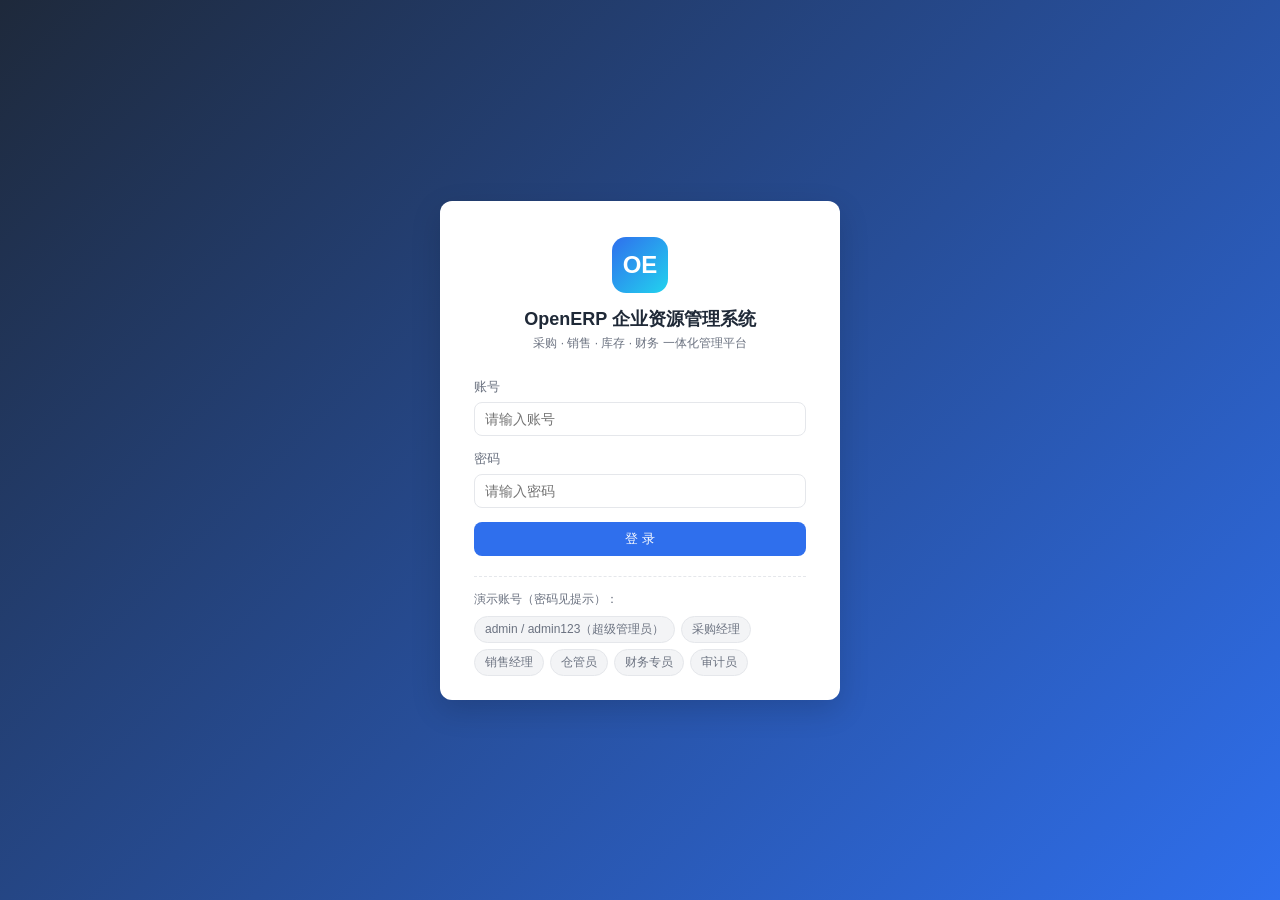
<file: frontend/index.html>
<!DOCTYPE html>
<html lang="zh-CN">
<head>
  <meta charset="UTF-8">
  <meta name="viewport" content="width=device-width, initial-scale=1.0">
  <title>OpenERP 企业资源管理系统</title>
  <link rel="stylesheet" href="css/app.css">
</head>
<body>

  <!-- ============ 登录页 ============ -->
  <div id="login-view" class="login-view hidden">
    <div class="login-card">
      <div class="login-logo">OE</div>
      <h1 class="login-title">OpenERP 企业资源管理系统</h1>
      <p class="login-sub">采购 · 销售 · 库存 · 财务 一体化管理平台</p>
      <form id="login-form" autocomplete="off">
        <div class="field">
          <label>账号</label>
          <input type="text" id="login-username" placeholder="请输入账号" required>
        </div>
        <div class="field">
          <label>密码</label>
          <input type="password" id="login-password" placeholder="请输入密码" required>
        </div>
        <button type="submit" class="btn btn-primary btn-block" id="login-btn">登 录</button>
      </form>
      <div class="login-tips">
        <p>演示账号（密码见提示）：</p>
        <div class="tip-chips">
          <span class="chip" data-u="admin" data-p="admin123">admin / admin123（超级管理员）</span>
          <span class="chip" data-u="purchaser" data-p="demo123">采购经理</span>
          <span class="chip" data-u="sales" data-p="demo123">销售经理</span>
          <span class="chip" data-u="keeper" data-p="demo123">仓管员</span>
          <span class="chip" data-u="finance" data-p="demo123">财务专员</span>
          <span class="chip" data-u="auditor" data-p="demo123">审计员</span>
        </div>
      </div>
    </div>
  </div>

  <!-- ============ 主应用 ============ -->
  <div id="app-view" class="app-view hidden">
    <aside class="sidebar">
      <div class="sidebar-logo">
        <div class="logo-badge">OE</div>
        <span>OpenERP</span>
      </div>
      <nav id="menu" class="menu"></nav>
    </aside>
    <div class="main">
      <header class="topbar">
        <div class="page-title" id="page-title">工作台</div>
        <div class="topbar-right">
          <span class="topbar-user" id="topbar-user"></span>
          <button class="btn btn-ghost btn-sm" onclick="ERP.changePassword()">修改密码</button>
          <button class="btn btn-ghost btn-sm" onclick="ERP.logout()">退出</button>
        </div>
      </header>
      <main class="content" id="content"></main>
    </div>
  </div>

  <!-- 模态框容器 -->
  <div id="modal-root"></div>
  <!-- Toast 容器 -->
  <div id="toast-root"></div>

  <script src="js/api.js"></script>
  <script src="js/ui.js"></script>
  <script src="js/charts.js"></script>
  <script src="js/pages/login.js"></script>
  <script src="js/pages/dashboard.js"></script>
  <script src="js/pages/master.js"></script>
  <script src="js/pages/purchase.js"></script>
  <script src="js/pages/sales.js"></script>
  <script src="js/pages/inventory.js"></script>
  <script src="js/pages/finance.js"></script>
  <script src="js/pages/system.js"></script>
  <script src="js/app.js"></script>
</body>
</html>
</file>
<file: frontend/css/app.css>
/* ============================================================
   OpenERP 前端样式（零依赖设计系统）
   ============================================================ */
:root {
  --primary: #2f6fed;
  --primary-dark: #1f56c4;
  --primary-light: #e8f0fe;
  --success: #16a34a;
  --success-light: #e8f7ee;
  --warning: #d97706;
  --warning-light: #fef3e2;
  --danger: #dc2626;
  --danger-light: #fdeaea;
  --info: #0891b2;
  --info-light: #e0f7fa;
  --gray: #6b7280;
  --gray-light: #f3f4f6;
  --border: #e5e7eb;
  --text: #1f2937;
  --text-2: #6b7280;
  --sidebar-bg: #1e293b;
  --sidebar-text: #94a3b8;
  --sidebar-active: #2f6fed;
  --radius: 8px;
  --shadow: 0 1px 3px rgba(0, 0, 0, .08), 0 1px 2px rgba(0, 0, 0, .04);
  --shadow-lg: 0 10px 30px rgba(0, 0, 0, .15);
}

* { margin: 0; padding: 0; box-sizing: border-box; }
html, body { height: 100%; }
body {
  font-family: "PingFang SC", "Microsoft YaHei", "Helvetica Neue", Arial, sans-serif;
  font-size: 14px;
  color: var(--text);
  background: #f5f6f8;
}
a { color: var(--primary); text-decoration: none; }
.hidden { display: none !important; }

/* ============ 通用组件 ============ */
.btn {
  display: inline-flex; align-items: center; justify-content: center; gap: 4px;
  padding: 7px 14px; font-size: 13px; border: 1px solid transparent;
  border-radius: var(--radius); cursor: pointer; white-space: nowrap;
  transition: all .15s; background: #fff;
}
.btn:disabled { opacity: .5; cursor: not-allowed; }
.btn-primary { background: var(--primary); color: #fff; }
.btn-primary:hover:not(:disabled) { background: var(--primary-dark); }
.btn-success { background: var(--success); color: #fff; }
.btn-success:hover:not(:disabled) { background: #12853c; }
.btn-danger { background: var(--danger); color: #fff; }
.btn-danger:hover:not(:disabled) { background: #b91c1c; }
.btn-ghost { background: transparent; color: var(--text-2); border-color: var(--border); }
.btn-ghost:hover { color: var(--primary); border-color: var(--primary); }
.btn-sm { padding: 4px 10px; font-size: 12px; }
.btn-block { width: 100%; }
.btn-link { border: none; background: none; color: var(--primary); cursor: pointer; padding: 0 4px; font-size: 13px; }
.btn-link.danger { color: var(--danger); }
.btn-link:hover { text-decoration: underline; }

.card {
  background: #fff; border-radius: var(--radius); box-shadow: var(--shadow);
  padding: 16px 20px; margin-bottom: 16px;
}
.card-title { font-size: 15px; font-weight: 600; margin-bottom: 12px; display: flex; align-items: center; justify-content: space-between; }

.field { margin-bottom: 14px; }
.field label { display: block; font-size: 13px; color: var(--text-2); margin-bottom: 6px; }
.field input, .field select, .field textarea {
  width: 100%; padding: 8px 10px; border: 1px solid var(--border);
  border-radius: var(--radius); font-size: 14px; outline: none; background: #fff;
  transition: border-color .15s;
}
.field input:focus, .field select:focus, .field textarea:focus { border-color: var(--primary); }
.field textarea { resize: vertical; min-height: 60px; }
.field-row { display: grid; grid-template-columns: 1fr 1fr; gap: 12px; }
.field-row-3 { display: grid; grid-template-columns: 1fr 1fr 1fr; gap: 12px; }

/* 表格 */
.table-wrap { overflow-x: auto; }
table.table { width: 100%; border-collapse: collapse; font-size: 13px; }
.table th {
  background: var(--gray-light); text-align: left; padding: 10px 12px;
  font-weight: 600; color: var(--text-2); white-space: nowrap;
  border-bottom: 1px solid var(--border);
}
.table td { padding: 10px 12px; border-bottom: 1px solid #f1f2f4; vertical-align: middle; }
.table tr:hover td { background: #fafbfc; }
.table .num { text-align: right; font-variant-numeric: tabular-nums; }
.table .actions { white-space: nowrap; }

/* 状态徽标 */
.badge { display: inline-block; padding: 2px 10px; border-radius: 20px; font-size: 12px; font-weight: 500; }
.badge-blue { background: var(--primary-light); color: var(--primary); }
.badge-green { background: var(--success-light); color: var(--success); }
.badge-orange { background: var(--warning-light); color: var(--warning); }
.badge-red { background: var(--danger-light); color: var(--danger); }
.badge-gray { background: var(--gray-light); color: var(--gray); }
.badge-cyan { background: var(--info-light); color: var(--info); }

/* 分页 */
.pager { display: flex; align-items: center; justify-content: flex-end; gap: 8px; margin-top: 12px; font-size: 13px; color: var(--text-2); }
.pager button { min-width: 30px; height: 30px; border: 1px solid var(--border); background: #fff; border-radius: 6px; cursor: pointer; }
.pager button:disabled { opacity: .4; cursor: not-allowed; }
.pager button.active { background: var(--primary); color: #fff; border-color: var(--primary); }

/* 工具栏 */
.toolbar { display: flex; align-items: center; gap: 10px; margin-bottom: 14px; flex-wrap: wrap; }
.toolbar .spacer { flex: 1; }
.toolbar input, .toolbar select {
  padding: 7px 10px; border: 1px solid var(--border); border-radius: var(--radius);
  font-size: 13px; outline: none; background: #fff; min-width: 140px;
}
.toolbar input:focus, .toolbar select:focus { border-color: var(--primary); }

/* 空状态 */
.empty { text-align: center; padding: 40px 0; color: var(--text-2); }

/* ============ 登录页 ============ */
.login-view {
  min-height: 100vh; display: flex; align-items: center; justify-content: center;
  background: linear-gradient(135deg, #1e293b 0%, #2f6fed 100%);
  padding: 20px;
}
.login-card {
  background: #fff; border-radius: 12px; box-shadow: var(--shadow-lg);
  width: 400px; max-width: 100%; padding: 36px 34px 24px;
}
.login-logo {
  width: 56px; height: 56px; border-radius: 14px; margin: 0 auto 14px;
  background: linear-gradient(135deg, #2f6fed, #22d3ee);
  color: #fff; font-size: 24px; font-weight: 700;
  display: flex; align-items: center; justify-content: center;
}
.login-title { text-align: center; font-size: 18px; margin-bottom: 4px; }
.login-sub { text-align: center; color: var(--text-2); font-size: 12px; margin-bottom: 26px; }
.login-tips { margin-top: 20px; border-top: 1px dashed var(--border); padding-top: 14px; }
.login-tips p { font-size: 12px; color: var(--text-2); margin-bottom: 8px; }
.tip-chips { display: flex; flex-wrap: wrap; gap: 6px; }
.chip {
  font-size: 12px; padding: 4px 10px; border-radius: 20px; background: var(--gray-light);
  color: var(--text-2); cursor: pointer; border: 1px solid var(--border);
  transition: all .15s;
}
.chip:hover { border-color: var(--primary); color: var(--primary); background: var(--primary-light); }

/* ============ 主布局 ============ */
.app-view { display: flex; min-height: 100vh; }
.sidebar {
  width: 220px; background: var(--sidebar-bg); color: var(--sidebar-text);
  display: flex; flex-direction: column; position: fixed; top: 0; bottom: 0; left: 0;
  overflow-y: auto; z-index: 10;
}
.sidebar-logo {
  display: flex; align-items: center; gap: 10px; padding: 18px 16px;
  color: #fff; font-size: 17px; font-weight: 700; border-bottom: 1px solid rgba(255,255,255,.06);
}
.logo-badge {
  width: 34px; height: 34px; border-radius: 9px; font-size: 15px;
  background: linear-gradient(135deg, #2f6fed, #22d3ee);
  display: flex; align-items: center; justify-content: center; color: #fff;
}
.menu { flex: 1; padding: 10px 0; }
.menu-group-title { padding: 14px 18px 6px; font-size: 12px; color: #64748b; letter-spacing: 1px; }
.menu-item {
  display: flex; align-items: center; gap: 10px; padding: 10px 18px;
  cursor: pointer; font-size: 14px; transition: all .15s; border-left: 3px solid transparent;
  user-select: none;
}
.menu-item:hover { background: rgba(255,255,255,.06); color: #e2e8f0; }
.menu-item.active { background: rgba(47,111,237,.18); color: #fff; border-left-color: var(--sidebar-active); }
.menu-item .ico { width: 18px; text-align: center; font-size: 15px; }

.main { flex: 1; margin-left: 220px; display: flex; flex-direction: column; min-height: 100vh; }
.topbar {
  background: #fff; padding: 0 24px; height: 56px; display: flex; align-items: center;
  justify-content: space-between; box-shadow: var(--shadow); position: sticky; top: 0; z-index: 5;
}
.page-title { font-size: 16px; font-weight: 600; }
.topbar-right { display: flex; align-items: center; gap: 10px; }
.topbar-user { font-size: 13px; color: var(--text-2); }
.content { padding: 20px 24px 40px; flex: 1; }

/* ============ 模态框 ============ */
.modal-mask {
  position: fixed; inset: 0; background: rgba(15, 23, 42, .45); z-index: 100;
  display: flex; align-items: flex-start; justify-content: center; padding: 6vh 16px;
  overflow-y: auto;
}
.modal {
  background: #fff; border-radius: 10px; width: 560px; max-width: 100%;
  box-shadow: var(--shadow-lg); animation: modal-in .18s ease;
}
.modal.modal-lg { width: 860px; }
.modal.modal-sm { width: 400px; }
@keyframes modal-in { from { transform: translateY(-14px); opacity: 0; } to { transform: none; opacity: 1; } }
.modal-head { padding: 16px 20px; border-bottom: 1px solid var(--border); display: flex; justify-content: space-between; align-items: center; }
.modal-title { font-size: 15px; font-weight: 600; }
.modal-close { border: none; background: none; font-size: 20px; cursor: pointer; color: var(--text-2); line-height: 1; }
.modal-close:hover { color: var(--danger); }
.modal-body { padding: 18px 20px; max-height: 66vh; overflow-y: auto; }
.modal-foot { padding: 14px 20px; border-top: 1px solid var(--border); display: flex; justify-content: flex-end; gap: 10px; }

/* ============ Toast ============ */
#toast-root { position: fixed; top: 20px; right: 20px; z-index: 999; display: flex; flex-direction: column; gap: 10px; }
.toast {
  padding: 10px 16px; border-radius: var(--radius); color: #fff; font-size: 13px;
  box-shadow: var(--shadow-lg); animation: toast-in .2s ease; min-width: 200px;
}
.toast-success { background: var(--success); }
.toast-error { background: var(--danger); }
.toast-info { background: var(--info); }
@keyframes toast-in { from { transform: translateX(30px); opacity: 0; } to { transform: none; opacity: 1; } }

/* ============ 仪表盘 ============ */
.stat-grid { display: grid; grid-template-columns: repeat(auto-fit, minmax(180px, 1fr)); gap: 14px; margin-bottom: 18px; }
.stat-card { background: #fff; border-radius: var(--radius); box-shadow: var(--shadow); padding: 16px 18px; display: flex; align-items: center; gap: 14px; }
.stat-ico { width: 44px; height: 44px; border-radius: 10px; display: flex; align-items: center; justify-content: center; font-size: 20px; }
.stat-value { font-size: 22px; font-weight: 700; line-height: 1.2; }
.stat-label { font-size: 12px; color: var(--text-2); margin-top: 2px; }
.dash-grid { display: grid; grid-template-columns: 2fr 1fr; gap: 16px; }
.dash-grid > div { min-width: 0; }
.chart-box { width: 100%; height: 260px; position: relative; }
.chart-box canvas { width: 100%; height: 100%; }

/* 明细行编辑器（订单） */
.item-editor { width: 100%; border-collapse: collapse; font-size: 13px; }
.item-editor th { background: var(--gray-light); padding: 8px; text-align: left; white-space: nowrap; }
.item-editor td { padding: 6px; border-bottom: 1px solid #f1f2f4; }
.item-editor select, .item-editor input {
  width: 100%; padding: 6px 8px; border: 1px solid var(--border); border-radius: 6px; font-size: 13px; outline: none;
}
.item-editor input:focus, .item-editor select:focus { border-color: var(--primary); }
.item-editor input.num { text-align: right; }
.item-amount { font-weight: 600; }

/* 详情描述列表 */
.desc-grid { display: grid; grid-template-columns: repeat(auto-fit, minmax(200px, 1fr)); gap: 10px 20px; margin-bottom: 14px; }
.desc-item { font-size: 13px; }
.desc-item .k { color: var(--text-2); margin-right: 8px; }
.desc-item .v { font-weight: 500; }

/* 审计日志详情 */
.log-detail { font-size: 12px; color: var(--text-2); max-width: 320px; white-space: nowrap; overflow: hidden; text-overflow: ellipsis; }

/* 滚动条 */
::-webkit-scrollbar { width: 8px; height: 8px; }
::-webkit-scrollbar-thumb { background: #d1d5db; border-radius: 4px; }
::-webkit-scrollbar-track { background: transparent; }

/* 响应式 */
@media (max-width: 960px) {
  .sidebar { width: 60px; }
  .sidebar-logo span, .menu-item span.txt, .menu-group-title { display: none; }
  .menu-item { justify-content: center; padding: 12px 0; }
  .main { margin-left: 60px; }
  .dash-grid { grid-template-columns: 1fr; }
  .field-row, .field-row-3 { grid-template-columns: 1fr; }
}
</file>
